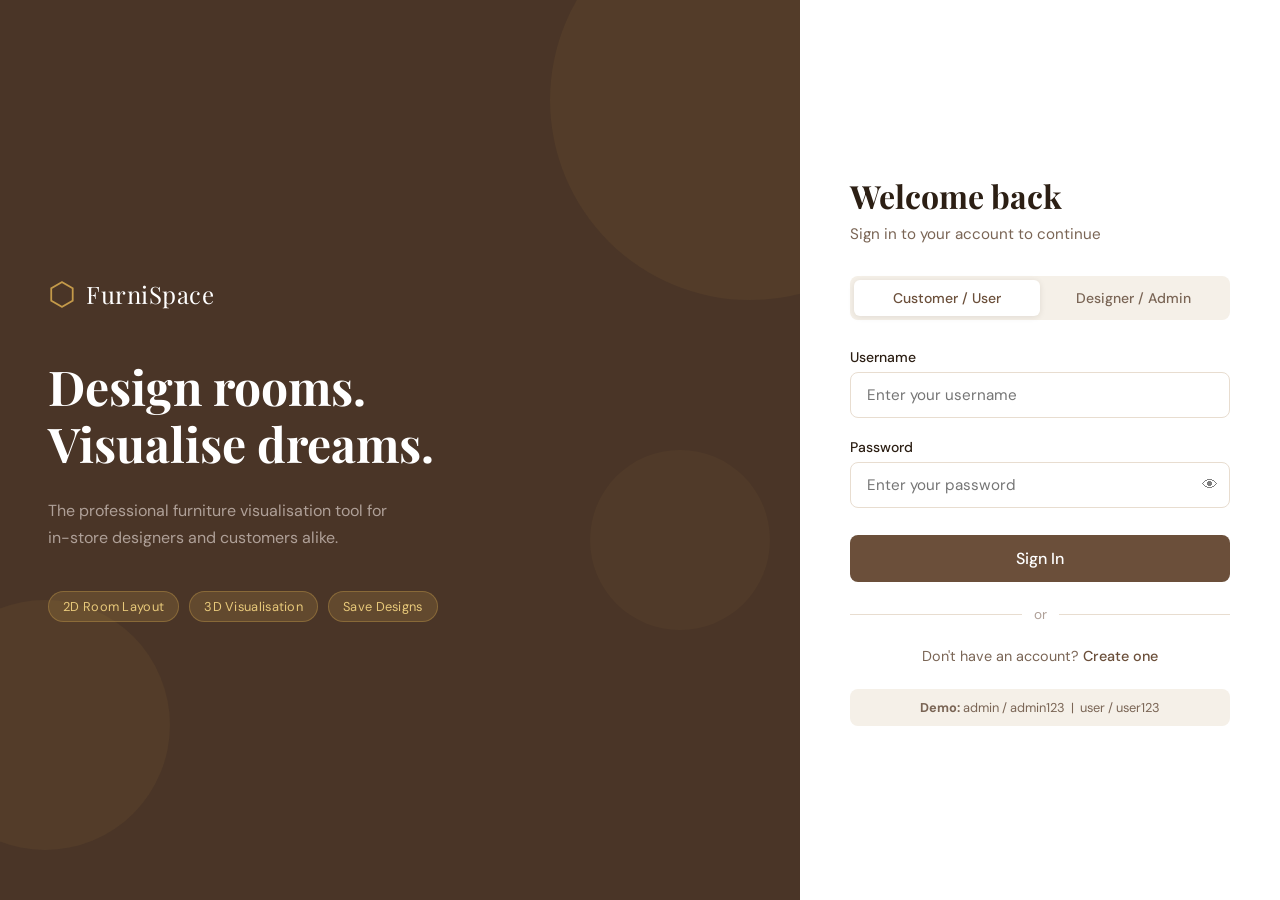
<file: index.html>
<!DOCTYPE html>
<html lang="en">
<head>
  <meta charset="UTF-8" />
  <meta name="viewport" content="width=device-width, initial-scale=1.0"/>
  <title>FurniSpace — Login</title>
  <link rel="preconnect" href="https://fonts.googleapis.com">
  <link href="https://fonts.googleapis.com/css2?family=Playfair+Display:wght@400;700&family=DM+Sans:wght@300;400;500&display=swap" rel="stylesheet">
  <link rel="stylesheet" href="css/style.css"/>
</head>
<body class="auth-page">

  <div class="auth-split">

    <!-- Left Panel: Branding -->
    <div class="auth-brand">
      <div class="brand-content">
        <div class="brand-logo">
          <span class="logo-icon">⬡</span>
          <span class="logo-text">FurniSpace</span>
        </div>
        <h1 class="brand-headline">Design rooms.<br/>Visualise dreams.</h1>
        <p class="brand-sub">The professional furniture visualisation tool for in-store designers and customers alike.</p>
        <div class="brand-features">
          <div class="feature-tag">2D Room Layout</div>
          <div class="feature-tag">3D Visualisation</div>
          <div class="feature-tag">Save Designs</div>
        </div>
      </div>
      <div class="brand-bg-shapes">
        <div class="shape shape-1"></div>
        <div class="shape shape-2"></div>
        <div class="shape shape-3"></div>
      </div>
    </div>

    <!-- Right Panel: Form -->
    <div class="auth-form-panel">
      <div class="auth-form-wrapper">

        <div class="form-header">
          <h2>Welcome back</h2>
          <p>Sign in to your account to continue</p>
        </div>

        <!-- Tab Toggle -->
        <div class="role-tabs">
          <button class="role-tab active" data-role="user" onclick="setRole('user', this)">Customer / User</button>
          <button class="role-tab" data-role="admin" onclick="setRole('admin', this)">Designer / Admin</button>
        </div>

        <div id="login-message" class="form-message hidden"></div>

        <form id="login-form" onsubmit="handleLogin(event)">
          <input type="hidden" id="role-input" value="user"/>

          <div class="form-group">
            <label for="username">Username</label>
            <input type="text" id="username" name="username" placeholder="Enter your username" required autocomplete="username"/>
          </div>

          <div class="form-group">
            <label for="password">Password</label>
            <div class="input-eye">
              <input type="password" id="password" name="password" placeholder="Enter your password" required autocomplete="current-password"/>
              <button type="button" class="eye-btn" onclick="togglePassword()">👁</button>
            </div>
          </div>

          <button type="submit" class="btn-primary" id="login-btn">
            <span class="btn-text">Sign In</span>
            <span class="btn-loader hidden">...</span>
          </button>
        </form>

        <div class="form-divider"><span>or</span></div>

        <p class="switch-link">Don't have an account? <a href="pages/register.html">Create one</a></p>

        <!-- Demo credentials hint -->
        <div class="demo-hint">
          <p><strong>Demo:</strong> admin / admin123 &nbsp;|&nbsp; user / user123</p>
        </div>

      </div>
    </div>

  </div>

  <script src="js/auth.js"></script>
</body>
</html>
</file>
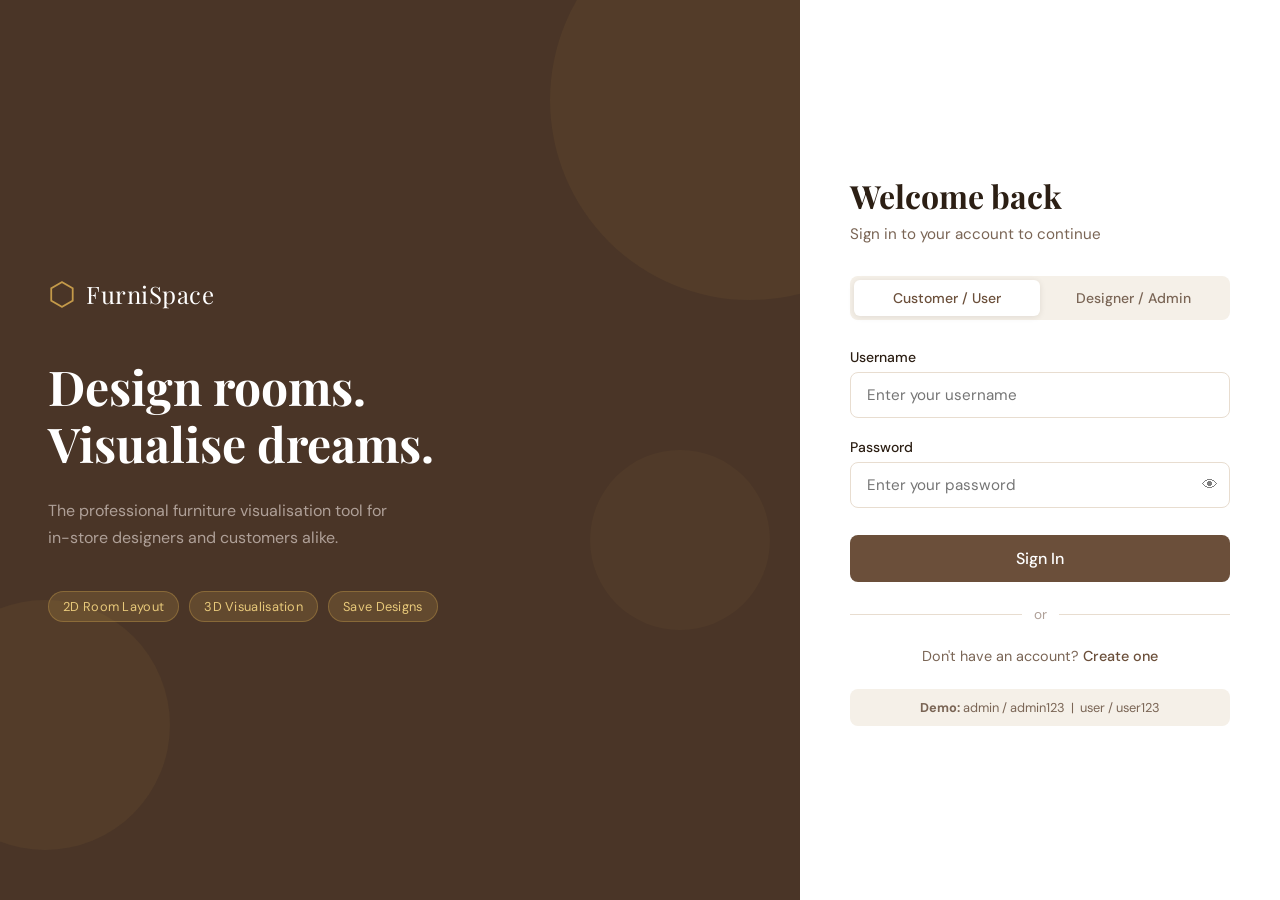
<file: saved-designs.html>
<!DOCTYPE html>
<html lang="en">
<head>
  <meta charset="UTF-8"/>
  <meta name="viewport" content="width=device-width, initial-scale=1.0"/>
  <title>FurniSpace — My Designs</title>
  <link rel="preconnect" href="https://fonts.googleapis.com">
  <link href="https://fonts.googleapis.com/css2?family=Cormorant+Garamond:ital,wght@0,400;0,600;0,700;1,400&family=Outfit:wght@300;400;500;600&display=swap" rel="stylesheet">
  <link rel="stylesheet" href="../css/style.css"/>
  <link rel = "stylesheet" href="../css/designer.css"/>
  <link rel="stylesheet" href="../css/saved-design.css"/>
  <style>
    .filter-bar {
      display: flex;
      gap: 8px;
      flex-wrap: wrap;
      align-items: center;
    }

    .filter-btn {
      padding: 6px 16px;
      border: 1.5px solid var(--warm);
      background: var(--cream);
      border-radius: var(--radius-full);
      cursor: pointer;
      font-size: 0.78rem;
      font-weight: 600;
      color: var(--text-mid);
      transition: all var(--transition);
    }
    .filter-btn:hover  { border-color: var(--cognac); color: var(--cognac); }
    .filter-btn.active { background: var(--cognac); color: white; border-color: var(--cognac); }

    .designs-count {
      font-size: 0.85rem;
      color: var(--text-mid);
      margin-bottom: 1.2rem;
      font-weight: 300;
    }

    .view-toggle-bar {
      display: flex;
      gap: 4px;
      background: var(--cream);
      border-radius: var(--radius-sm);
      padding: 3px;
    }
    .view-btn {
      padding: 6px 12px;
      border: none;
      background: transparent;
      border-radius: 5px;
      cursor: pointer;
      font-size: 0.85rem;
      color: var(--text-mid);
      transition: all var(--transition);
    }
    .view-btn.active {
      background: var(--white);
      color: var(--cognac);
      box-shadow: var(--shadow-sm);
    }

    /* List view */
    .designs-list {
      display: flex;
      flex-direction: column;
      gap: 10px;
    }

    .design-list-item {
      background: var(--white);
      border: 1.5px solid var(--warm);
      border-radius: var(--radius-md);
      padding: 1rem 1.3rem;
      display: flex;
      align-items: center;
      gap: 1rem;
      transition: all var(--transition);
      cursor: pointer;
    }
    .design-list-item:hover {
      border-color: var(--warm-dk);
      box-shadow: var(--shadow-sm);
      transform: translateX(3px);
    }

    .list-preview {
      width: 52px;
      height: 52px;
      border-radius: var(--radius-sm);
      background: var(--cream);
      display: flex;
      align-items: center;
      justify-content: center;
      font-size: 1.8rem;
      flex-shrink: 0;
      border: 1px solid var(--warm);
    }

    .list-info { flex: 1; }
    .list-info h3 { font-size: 0.95rem; font-weight: 600; margin-bottom: 2px; }
    .list-info p  { font-size: 0.78rem; color: var(--text-lt); }

    .list-actions { display: flex; gap: 7px; }

    /* New design CTA banner */
    .new-design-banner {
      background: linear-gradient(135deg, var(--cognac-dk), var(--cognac));
      border-radius: var(--radius-lg);
      padding: 2rem;
      display: flex;
      align-items: center;
      justify-content: space-between;
      margin-bottom: 2rem;
      position: relative;
      overflow: hidden;
    }
    .new-design-banner::before {
      content: '⬡';
      position: absolute;
      right: 2rem;
      font-size: 8rem;
      color: rgba(255,255,255,0.05);
      line-height: 1;
      top: 50%;
      transform: translateY(-50%);
    }

    .banner-text h2 {
      font-family: 'Cormorant Garamond', serif;
      font-size: 1.7rem;
      color: var(--white);
      font-weight: 700;
      margin-bottom: 0.3rem;
    }
    .banner-text p {
      color: rgba(255,255,255,0.6);
      font-size: 0.9rem;
      font-weight: 300;
    }

    .banner-btn {
      background: var(--gold);
      color: var(--white);
      border: none;
      padding: 12px 24px;
      border-radius: var(--radius-sm);
      font-size: 0.95rem;
      font-weight: 600;
      cursor: pointer;
      text-decoration: none;
      display: inline-block;
      white-space: nowrap;
      transition: all var(--transition);
      position: relative;
      z-index: 1;
    }
    .banner-btn:hover {
      background: var(--gold-lt);
      transform: translateY(-2px);
      box-shadow: 0 4px 16px rgba(200,151,60,0.4);
    }
  </style>
</head>
<body class="saved-page">

  <!-- Top Nav -->
  <nav class="top-nav">
    <a href="dashboard.html" class="nav-logo">
      <span class="logo-icon">⬡</span>
      FurniSpace
    </a>
    <div class="nav-right">
      <div class="nav-user">
        <div class="user-avatar" id="nav-avatar">U</div>
        <div>
          <div style="font-weight:500;font-size:0.9rem;" id="nav-username">User</div>
          <div class="nav-role-badge" id="nav-role">Customer</div>
        </div>
      </div>
      <button class="btn-logout" onclick="logout()">Sign Out</button>
    </div>
  </nav>

  <!-- Header -->
  <div class="saved-header">
    <h1>My Designs</h1>
    <div class="saved-controls">
      <input type="text" class="search-box" id="search-input"
             placeholder="Search designs..."
             oninput="filterDesigns(this.value)"/>
      <div class="view-toggle-bar">
        <button class="view-btn active" id="grid-view-btn"
                onclick="setView('grid', this)">⊞ Grid</button>
        <button class="view-btn" id="list-view-btn"
                onclick="setView('list', this)">≡ List</button>
      </div>
      <a href="designer.html" class="btn-save" style="text-decoration:none;white-space:nowrap;">
        + New Design
      </a>
    </div>
  </div>

  <div class="saved-content">

    <!-- Banner -->
    <div class="new-design-banner anim-fade-up">
      <div class="banner-text">
        <h2>Create something new</h2>
        <p>Start with a blank room or duplicate an existing design</p>
      </div>
      <a href="designer.html" class="banner-btn">Start Designing →</a>
    </div>

    <!-- Filter bar -->
    <div class="filter-bar" style="margin-bottom:1.2rem;" id="filter-bar">
      <button class="filter-btn active" onclick="filterByShape('All', this)">All</button>
      <button class="filter-btn" onclick="filterByShape('Rectangle', this)">Rectangle</button>
      <button class="filter-btn" onclick="filterByShape('Square', this)">Square</button>
      <button class="filter-btn" onclick="filterByShape('L-Shape', this)">L-Shape</button>
    </div>

    <p class="designs-count" id="designs-count">Loading designs...</p>

    <!-- Designs container -->
    <div id="designs-container" class="designs-grid stagger">
      <!-- Loaded by JS -->
    </div>

  </div>

  <script src="../js/auth.js"></script>
  <script src="../js/savedesign.js"></script>
  <script src="../js/ui.js"></script>
  <script>
    // Auth guard
    const user = requireAuth();
    if (user) populateNavUser();

    let allDesigns   = [];
    let currentView  = 'grid';
    let searchQuery  = '';
    let shapeFilter  = 'All';

    function loadAllDesigns() {
      allDesigns = getSavedDesigns().reverse(); // newest first
      renderDesigns();
    }

    function renderDesigns() {
      const container = document.getElementById('designs-container');
      let filtered    = allDesigns;

      if (searchQuery) {
        filtered = filtered.filter(d =>
          d.name.toLowerCase().includes(searchQuery.toLowerCase())
        );
      }
      if (shapeFilter !== 'All') {
        filtered = filtered.filter(d => d.roomShape === shapeFilter);
      }

      document.getElementById('designs-count').textContent =
        `${filtered.length} design${filtered.length !== 1 ? 's' : ''}`;

      if (!filtered.length) {
        container.innerHTML = `
          <div class="empty-state">
            <span class="empty-icon">🎨</span>
            <p>${searchQuery || shapeFilter !== 'All' ? 'No designs match your filter.' : 'No saved designs yet.'}</p>
            <a href="designer.html" class="btn-primary"
               style="display:inline-block;width:auto;padding:12px 28px;text-decoration:none;">
              Create First Design
            </a>
          </div>`;
        return;
      }

      if (currentView === 'grid') {
        container.className = 'designs-grid stagger';
        container.innerHTML = filtered.map(d => buildGridCard(d)).join('');
      } else {
        container.className = 'designs-list stagger';
        container.innerHTML = filtered.map(d => buildListItem(d)).join('');
      }
    }

    function buildGridCard(d) {
      return `
        <div class="design-card anim-fade-up">
          <div class="design-card-preview">${d.emoji || '🛋️'}</div>
          <div class="design-card-body">
            <h3>${escHtml(d.name)}</h3>
            <p class="design-card-meta">${d.roomShape || 'Rectangle'} · ${d.date || 'Recently'} · ${(d.furniture||[]).length} items</p>
            <div class="design-card-actions">
              <a href="designer.html?id=${d.id}" class="btn-sm">✏️ Edit</a>
              <a href="room3d.html" onclick="loadFor3D('${d.id}')" class="btn-sm">👁 3D</a>
              <button class="btn-sm danger" onclick="deleteById('${d.id}')">🗑</button>
            </div>
          </div>
        </div>`;
    }

    function buildListItem(d) {
      return `
        <div class="design-list-item anim-fade-up">
          <div class="list-preview">${d.emoji || '🛋️'}</div>
          <div class="list-info">
            <h3>${escHtml(d.name)}</h3>
            <p>${d.roomShape || 'Rectangle'} · ${d.date || 'Recently'} · ${(d.furniture||[]).length} items</p>
          </div>
          <div class="list-actions">
            <a href="designer.html?id=${d.id}" class="btn-sm">✏️ Edit</a>
            <button class="btn-sm danger" onclick="deleteById('${d.id}')">🗑</button>
          </div>
        </div>`;
    }

    function filterDesigns(query) {
      searchQuery = query;
      renderDesigns();
    }

    function filterByShape(shape, btn) {
      shapeFilter = shape;
      document.querySelectorAll('.filter-btn')
        .forEach(b => b.classList.remove('active'));
      btn.classList.add('active');
      renderDesigns();
    }

    function setView(view, btn) {
      currentView = view;
      document.querySelectorAll('.view-btn')
        .forEach(b => b.classList.remove('active'));
      btn.classList.add('active');
      renderDesigns();
    }

    function deleteById(id) {
      confirmAction('Are you sure you want to delete this design? This cannot be undone.', () => {
        deleteDesign(id);
        allDesigns = allDesigns.filter(d => d.id !== id);
        renderDesigns();
        toastSuccess('Design deleted');
      }, true);
    }

    function loadFor3D(id) {
      const d = getDesignById(id);
      if (d) {
        sessionStorage.setItem('furni_2d_data', JSON.stringify({
          roomConfig:     d.roomConfig || {},
          furnitureItems: d.furniture  || []
        }));
      }
    }

    function escHtml(text) {
      const d = document.createElement('div');
      d.textContent = text;
      return d.innerHTML;
    }

    loadAllDesigns();


    
  </script>
</body>
</html>
</file>
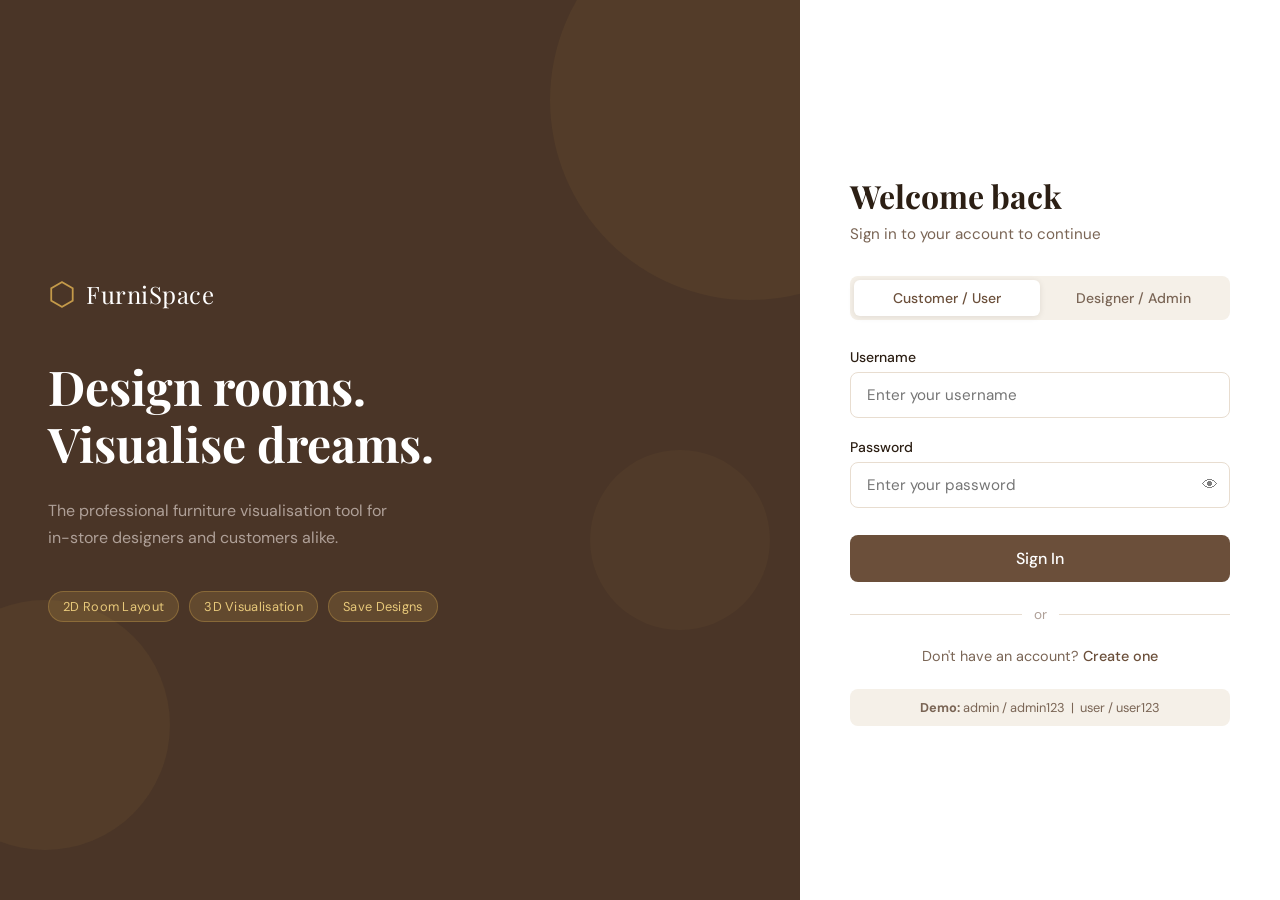
<file: pages/dashboard.html>
<!DOCTYPE html>
<html lang="en">
<head>
  <meta charset="UTF-8"/>
  <meta name="viewport" content="width=device-width, initial-scale=1.0"/>
  <title>FurniSpace — Dashboard</title>
  <link rel="preconnect" href="https://fonts.googleapis.com">
<link href="https://fonts.googleapis.com/css2?family=Cormorant+Garamond:ital,wght@0,400;0,600;0,700;1,400&family=Outfit:wght@300;400;500;600&display=swap" rel="stylesheet">
  <link rel="stylesheet" href="../css/style.css"/>
</head>
<body class="dashboard-page">

  <!-- Top Nav -->
  <nav class="top-nav">
    <a href="dashboard.html" class="nav-logo">
      <span class="logo-icon">⬡</span>
      FurniSpace
    </a>
    <div class="nav-right">
      <div class="nav-user">
        <div class="user-avatar" id="nav-avatar">U</div>
        <div>
          <div style="font-weight:500;font-size:0.9rem;" id="nav-username">User</div>
          <div class="nav-role-badge" id="nav-role">Customer</div>
        </div>
      </div>
      <button class="btn-logout" onclick="logout()">Sign Out</button>
    </div>
  </nav>

  <!-- Dashboard Content -->
  <main class="dashboard-content">

    <div class="dashboard-welcome">
      <h1>Good day, <span id="welcome-name">there</span> 👋</h1>
      <p>What would you like to design today?</p>
    </div>

    <!-- Quick Actions -->
    <div class="quick-actions">
      <a href="designer.html?new=true" class="action-card" id="admin-only-card" style="display: none;">
        <div class="action-card-icon">🛋️</div>
        <h3>New Design</h3>
        <p>Start a fresh room layout from scratch</p>
      </a>
      <a href="saved-designs.html" class="action-card">
        <div class="action-card-icon">📐</div>
        <h3>My Designs</h3>
        <p>View and continue your saved designs</p>
      </a>
      <a href="designer.html?mode=3d" class="action-card">
        <div class="action-card-icon">🏠</div>
        <h3>3D Preview</h3>
        <p>Jump straight into 3D room visualisation</p>
      </a>
      <a href="#" class="action-card" id="admin-only-card" style="display:none;">
        <div class="action-card-icon">⚙️</div>
        <h3>Admin Panel</h3>
        <p>Manage users and furniture catalogue</p>
      </a>
    </div>

    <!-- Recent Designs -->
    <div class="section-header">
      <h2>Recent Designs</h2>
      <a href="saved-designs.html" style="font-size:0.9rem;color:var(--brown);text-decoration:none;">View all →</a>
    </div>

    <div class="designs-grid" id="designs-grid">
      <!-- Loaded dynamically -->
    </div>

  </main>

  <script src="../js/auth.js"></script>
  <script src="../js/savedesign.js"></script>
  <script>
    // Auth guard
    const user = requireAuth();
    if (user) {
      populateNavUser();
      document.getElementById('welcome-name').textContent = user.name || user.username;

      // Show admin card if admin
      if (user.role === 'admin') {
        document.getElementById('admin-only-card').style.display = 'block';
      }

      // Load recent designs
      loadRecentDesigns();
    }

    function loadRecentDesigns() {
      const grid = document.getElementById('designs-grid');
      const designs = getSavedDesigns();

      if (designs.length === 0) {
        grid.innerHTML = `
          <div class="empty-state">
            <div class="empty-icon">🎨</div>
            <p>No designs yet. Create your first room design!</p>
            <a href="designer.html" class="btn-primary" style="display:inline-block;width:auto;padding:12px 28px;text-decoration:none;">
              Start Designing
            </a>
          </div>`;
        return;
      }

      const recent = designs.slice(-6).reverse();
      grid.innerHTML = recent.map(d => `
        <div class="design-card">
          <div class="design-card-preview">${d.emoji || '🛋️'}</div>
          <div class="design-card-body">
            <h3>${escapeHtml(d.name)}</h3>
            <p class="design-card-meta">${d.roomShape || 'Rectangle'} · ${d.date || 'Recently'}</p>
            <div class="design-card-actions">
              <a href="designer.html?id=${d.id}" class="btn-sm">✏️ Edit</a>
              <button class="btn-sm danger" onclick="deleteDesignById('${d.id}')">🗑 Delete</button>
            </div>
          </div>
        </div>
      `).join('');
    }

    function deleteDesignById(id) {
      if (confirm('Delete this design?')) {
        deleteDesign(id);
        loadRecentDesigns();
      }
    }

    function escapeHtml(text) {
      const d = document.createElement('div');
      d.textContent = text;
      return d.innerHTML;
    }
  </script>
  <script src="../js/ui.js"></script>
</body>
</html>
</file>
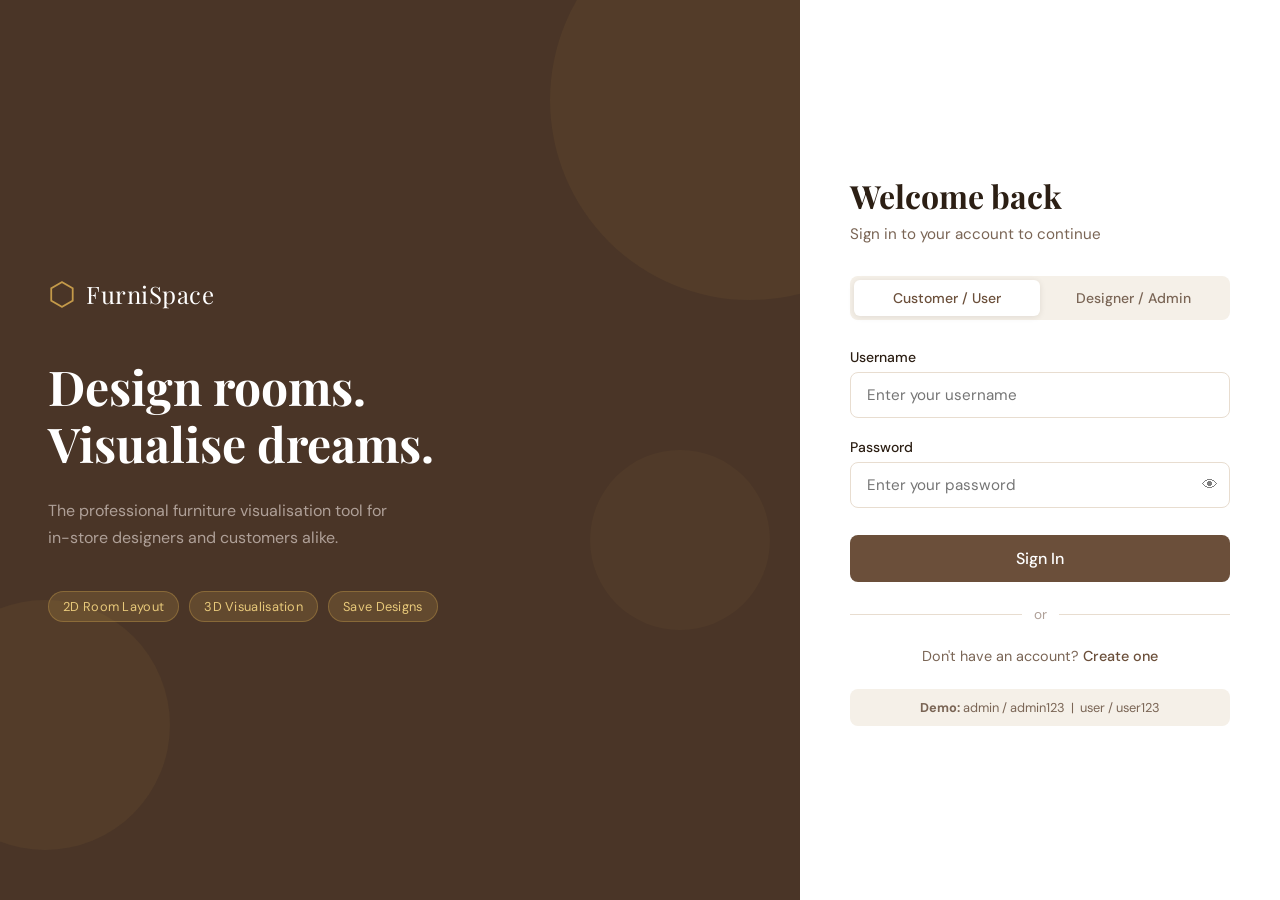
<file: pages/designer.html>
<!DOCTYPE html>
<html lang="en">
<head>
  <meta charset="UTF-8"/>
  <meta name="viewport" content="width=device-width, initial-scale=1.0"/>
  <title>FurniSpace — Room Designer</title>
  <link rel="preconnect" href="https://fonts.googleapis.com">
<link href="https://fonts.googleapis.com/css2?family=Cormorant+Garamond:ital,wght@0,400;0,600;0,700;1,400&family=Outfit:wght@300;400;500;600&display=swap" rel="stylesheet">
  <link rel="stylesheet" href="../css/style.css"/>
  <link rel="stylesheet" href="../css/designer.css"/>
</head>
<body class="designer-page">

  <!-- Top Nav -->
  <nav class="top-nav">
    <a href="dashboard.html" class="nav-logo">
      <span class="logo-icon">⬡</span>
      FurniSpace
    </a>
    <div class="nav-center">
      <button class="view-toggle active" id="btn-2d" onclick="switchView('2d')">2D View</button>
      <button class="view-toggle" id="btn-3d" onclick="switchView('3d')">3D View</button>
    </div>
    <div class="nav-right">
      <button class="btn-save" onclick="saveCurrentDesign()">💾 Save</button>
      <div class="nav-user">
        <div class="user-avatar" id="nav-avatar">U</div>
        <span id="nav-username">User</span>
      </div>
      <button class="btn-logout" onclick="logout()">Sign Out</button>
    </div>
  </nav>

  <div class="designer-layout">

    <!-- Left Sidebar: Room Settings + Furniture Palette -->
    <aside class="left-panel">

      <div class="panel-section">
        <h3 class="panel-title">🏠 Room Setup</h3>

        <div class="form-group">
          <label>Room Shape</label>
          <select id="room-shape" onchange="updateRoom()">
            <option value="rectangle">Rectangle</option>
            <option value="square">Square</option>
            <option value="lshape">L-Shape</option>
          </select>
        </div>

        <div class="form-row-2">
          <div class="form-group">
            <label>Width (m)</label>
            <input type="number" id="room-width" value="5" min="2" max="15" onchange="updateRoom()"/>
          </div>
          <div class="form-group">
            <label>Height (m)</label>
            <input type="number" id="room-height" value="4" min="2" max="15" onchange="updateRoom()"/>
          </div>
        </div>

        <div class="form-group">
          <label>Wall Colour</label>
          <div class="color-row">
            <input type="color" id="wall-color" value="#F5F0E8" onchange="updateRoom()"/>
            <span id="wall-color-label">#F5F0E8</span>
          </div>
        </div>

        <div class="form-group">
          <label>Floor Colour</label>
          <div class="color-row">
            <input type="color" id="floor-color" value="#D4A96A" onchange="updateRoom()"/>
            <span id="floor-color-label">#D4A96A</span>
          </div>
        </div>
      </div>

      <div class="panel-section">
        <h3 class="panel-title">🛋️ Furniture</h3>
        <p class="panel-hint">Click to add to room</p>

        <div class="furniture-palette" id="furniture-palette">
          <!-- Populated by JS -->
        </div>
      </div>

      <div class="panel-section">
        <h3 class="panel-title">🎨 Selected Item</h3>
        <div id="selected-panel" class="selected-empty">
          <p>Click a furniture item in the room to edit it</p>
        </div>
      </div>

    </aside>

    <!-- Main Canvas Area -->
    <main class="canvas-area">

        <div class="canvas-toolbar">
            <button class="tool-btn active" id="tool-select" onclick="setTool('select')">↖ Select</button>
            <button class="tool-btn" id="tool-move"   onclick="setTool('move')">✥ Move</button>
            <button class="tool-btn" id="tool-rotate" onclick="setTool('rotate')">↻ Rotate</button>
            <button class="tool-btn" id="tool-delete" onclick="setTool('delete')">🗑 Delete</button>
            <div class="toolbar-sep"></div>
            <button class="tool-btn" id="undo-btn" onclick="undo()" disabled>↩ Undo</button>
            <button class="tool-btn" id="redo-btn" onclick="redo()" disabled>↪ Redo</button>
            <div class="toolbar-sep"></div>
            <button class="tool-btn active" id="snap-btn" onclick="toggleSnap()">⊞ Snap: ON</button>
            <button class="tool-btn" onclick="clearAll()">✕ Clear</button>
            <div class="toolbar-sep"></div>
            <button class="tool-btn" onclick="zoomIn()">🔍+</button>
            <button class="tool-btn" onclick="zoomOut()">🔍−</button>
            <button class="tool-btn" onclick="resetZoom()">⊙ Reset</button>
            <span class="zoom-label" id="zoom-label">100%</span>
        </div>

        <div class="canvas-wrapper" id="canvas-wrapper">
            <canvas id="room-canvas"></canvas>
        </div>

      <div class="canvas-statusbar">
        <span id="status-text">Ready — Click furniture to add it to the room</span>
        <span id="item-count">Items: 0</span>
      </div>

    </main>

    <!-- Right Panel: Design Info -->
    <aside class="right-panel">

      <div class="panel-section">
        <h3 class="panel-title">📋 Design Info</h3>
        <div class="form-group">
          <label>Design Name</label>
          <input type="text" id="design-name" value="My Room Design" placeholder="Enter design name"/>
        </div>
        <div class="info-row"><span>Shape:</span><span id="info-shape">Rectangle</span></div>
        <div class="info-row"><span>Size:</span><span id="info-size">5m × 4m</span></div>
        <div class="info-row"><span>Items:</span><span id="info-items">0</span></div>
      </div>

      <div class="panel-section">
        <h3 class="panel-title">📐 Scale</h3>
        <div class="form-group">
          <label>Zoom Level</label>
          <input type="range" id="scale-slider" min="50" max="200" value="100"
                 oninput="setZoomFromSlider(this.value)"/>
          <span id="scale-value">100%</span>
        </div>
      </div>

      <div class="panel-section">
        <h3 class="panel-title">🪑 Room Items</h3>
        <div id="items-list" class="items-list">
          <p class="panel-hint">No items added yet</p>
        </div>
      </div>

      <div class="panel-section">
        <button class="btn-primary" onclick="saveCurrentDesign()" style="width:100%">💾 Save Design</button>
        <button class="btn-secondary" onclick="window.location.href='dashboard.html'" 
                style="width:100%;margin-top:8px;">← Back to Dashboard</button>
      </div>

    </aside>

  </div>

  

  <script src="../js/auth.js"></script>
  <script src="../js/savedesign.js"></script>
  <script src="../js/room2d.js"></script>
  <script src="../js/control.js"></script>
  <script src="../js/colorpicker.js"></script>
  
  <script>
    // Auth guard
    const user = requireAuth();
    if (user) populateNavUser();

    // Check if loading existing design
    const params   = new URLSearchParams(window.location.search);
    const designId = params.get('id');
    if (designId) loadDesignIntoCanvas(designId);
  </script>
</body>
</html>
</file>
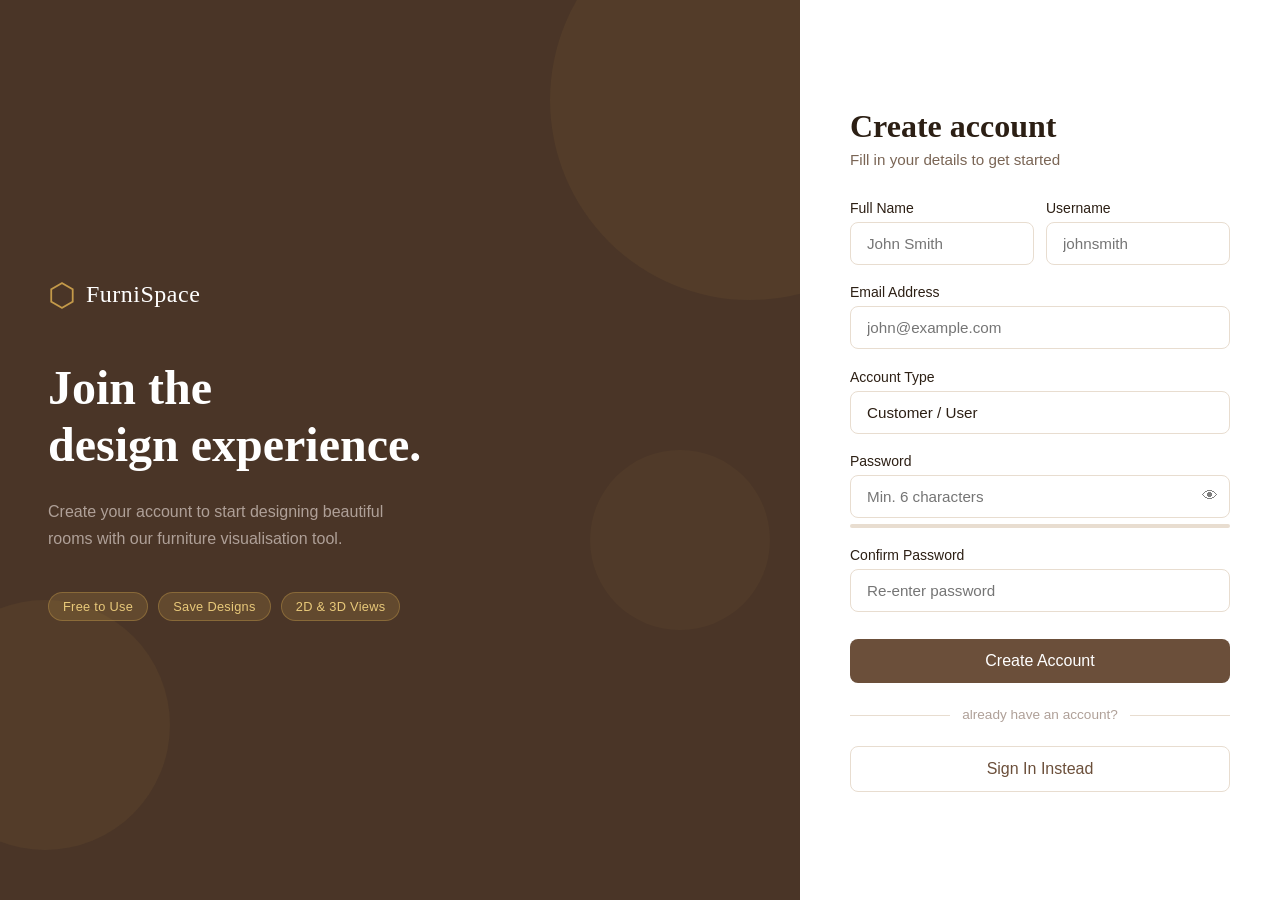
<file: pages/register.html>
<!DOCTYPE html>
<html lang="en">
<head>
  <meta charset="UTF-8"/>
  <meta name="viewport" content="width=device-width, initial-scale=1.0"/>
  <title>FurniSpace — Register</title>
  <link rel="preconnect" href="https://fonts.googleapis.com">
<link href="https://fonts.googleapis.com/css2?family=Cormorant+Garamond:ital,wght@0,400;0,600;0,700;1,400&family=Outfit:wght@300;400;500;600&display=swap" rel="stylesheet">
  <link rel="stylesheet" href="../css/style.css"/>
</head>
<body class="auth-page">

  <div class="auth-split">

    <!-- Left Panel -->
    <div class="auth-brand">
      <div class="brand-content">
        <div class="brand-logo">
          <span class="logo-icon">⬡</span>
          <span class="logo-text">FurniSpace</span>
        </div>
        <h1 class="brand-headline">Join the<br/>design experience.</h1>
        <p class="brand-sub">Create your account to start designing beautiful rooms with our furniture visualisation tool.</p>
        <div class="brand-features">
          <div class="feature-tag">Free to Use</div>
          <div class="feature-tag">Save Designs</div>
          <div class="feature-tag">2D &amp; 3D Views</div>
        </div>
      </div>
      <div class="brand-bg-shapes">
        <div class="shape shape-1"></div>
        <div class="shape shape-2"></div>
        <div class="shape shape-3"></div>
      </div>
    </div>

    <!-- Right Panel -->
    <div class="auth-form-panel">
      <div class="auth-form-wrapper">

        <div class="form-header">
          <h2>Create account</h2>
          <p>Fill in your details to get started</p>
        </div>

        <div id="register-message" class="form-message hidden"></div>

        <form id="register-form" onsubmit="handleRegister(event)">

          <div class="form-row">
            <div class="form-group">
              <label for="fullname">Full Name</label>
              <input type="text" id="fullname" placeholder="John Smith" required/>
            </div>
            <div class="form-group">
              <label for="reg-username">Username</label>
              <input type="text" id="reg-username" placeholder="johnsmith" required/>
            </div>
          </div>

          <div class="form-group">
            <label for="email">Email Address</label>
            <input type="email" id="email" placeholder="john@example.com" required/>
          </div>

          <div class="form-group">
            <label for="reg-role">Account Type</label>
            <select id="reg-role" style="width:100%;padding:12px 16px;border:1.5px solid var(--warm);border-radius:8px;font-family:'DM Sans',sans-serif;font-size:0.95rem;color:var(--text);background:var(--white);outline:none;appearance:none;cursor:pointer;">
              <option value="user">Customer / User</option>
              <option value="admin">Designer / Admin</option>
            </select>
          </div>

          <div class="form-group">
            <label for="reg-password">Password</label>
            <div class="input-eye">
              <input type="password" id="reg-password" placeholder="Min. 6 characters" required
                     oninput="checkPasswordStrength(this.value)"/>
              <button type="button" class="eye-btn" onclick="toggleRegPassword()">👁</button>
            </div>
            <div class="password-strength">
              <div class="strength-bar"><div class="strength-fill" id="strength-fill"></div></div>
              <span class="strength-label" id="strength-label"></span>
            </div>
          </div>

          <div class="form-group">
            <label for="confirm-password">Confirm Password</label>
            <input type="password" id="confirm-password" placeholder="Re-enter password" required/>
          </div>

          <button type="submit" class="btn-primary" id="register-btn">Create Account</button>
        </form>

        <div class="form-divider"><span>already have an account?</span></div>

        <a href="../index.html" class="btn-secondary" style="display:block;text-align:center;text-decoration:none;padding:13px;border-radius:8px;">
          Sign In Instead
        </a>

      </div>
    </div>

  </div>

  <script src="../js/auth.js"></script>
  <script>
    function toggleRegPassword() {
      const input = document.getElementById('reg-password');
      input.type = input.type === 'password' ? 'text' : 'password';
    }
  </script>
</body>
</html>
</file>
<file: css/style.css>
/* ===========================
   FurniSpace — Global Styles
   =========================== */

*, *::before, *::after { box-sizing: border-box; margin: 0; padding: 0; }

:root {
  --cream:    #F5F0E8;
  --warm:     #E8DDD0;
  --brown:    #6B4F3A;
  --brown-dk: #4A3527;
  --gold:     #C49A4A;
  --gold-lt:  #E8C97A;
  --text:     #2C1F14;
  --text-mid: #7A6555;
  --text-lt:  #AFA098;
  --white:    #FFFFFF;
  --error:    #C0392B;
  --success:  #27AE60;
  --shadow:   0 4px 24px rgba(44,31,20,0.12);
  --radius:   12px;
  --radius-sm:8px;
}

html, body { height: 100%; font-family: 'DM Sans', sans-serif; color: var(--text); }

/* ===========================
   AUTH PAGE LAYOUT
   =========================== */
.auth-page { background: var(--cream); }

.auth-split {
  display: flex;
  min-height: 100vh;
}

/* --- Left Brand Panel --- */
.auth-brand {
  flex: 1;
  background: var(--brown-dk);
  position: relative;
  overflow: hidden;
  display: flex;
  align-items: center;
  padding: 3rem;
  min-width: 420px;
}

.brand-content { position: relative; z-index: 2; }

.brand-logo {
  display: flex;
  align-items: center;
  gap: 10px;
  margin-bottom: 3rem;
}

.logo-icon {
  font-size: 2rem;
  color: var(--gold);
  line-height: 1;
}

.logo-text {
  font-family: 'Playfair Display', serif;
  font-size: 1.5rem;
  color: var(--white);
  letter-spacing: 0.5px;
}

.brand-headline {
  font-family: 'Playfair Display', serif;
  font-size: 3rem;
  line-height: 1.2;
  color: var(--white);
  margin-bottom: 1.5rem;
}

.brand-sub {
  font-size: 1rem;
  color: var(--text-lt);
  line-height: 1.7;
  max-width: 340px;
  margin-bottom: 2.5rem;
}

.brand-features {
  display: flex;
  flex-wrap: wrap;
  gap: 10px;
}

.feature-tag {
  background: rgba(196,154,74,0.2);
  border: 1px solid rgba(196,154,74,0.4);
  color: var(--gold-lt);
  font-size: 0.8rem;
  padding: 6px 14px;
  border-radius: 20px;
  letter-spacing: 0.3px;
}

/* Decorative shapes */
.brand-bg-shapes { position: absolute; inset: 0; z-index: 1; }

.shape {
  position: absolute;
  border-radius: 50%;
  opacity: 0.07;
  background: var(--gold);
}
.shape-1 { width: 400px; height: 400px; top: -100px; right: -150px; }
.shape-2 { width: 250px; height: 250px; bottom: 50px; left: -80px; }
.shape-3 { width: 180px; height: 180px; top: 50%; right: 30px; opacity: 0.05; }

/* --- Right Form Panel --- */
.auth-form-panel {
  flex: 0 0 480px;
  background: var(--white);
  display: flex;
  align-items: center;
  justify-content: center;
  padding: 2.5rem;
}

.auth-form-wrapper { width: 100%; max-width: 380px; }

.form-header { margin-bottom: 2rem; }
.form-header h2 {
  font-family: 'Playfair Display', serif;
  font-size: 2rem;
  color: var(--text);
  margin-bottom: 0.4rem;
}
.form-header p { color: var(--text-mid); font-size: 0.95rem; }

/* Role tabs */
.role-tabs {
  display: flex;
  background: var(--cream);
  border-radius: var(--radius-sm);
  padding: 4px;
  margin-bottom: 1.8rem;
}

.role-tab {
  flex: 1;
  border: none;
  background: transparent;
  padding: 9px 12px;
  border-radius: 6px;
  cursor: pointer;
  font-family: 'DM Sans', sans-serif;
  font-size: 0.875rem;
  font-weight: 500;
  color: var(--text-mid);
  transition: all 0.2s;
}

.role-tab.active {
  background: var(--white);
  color: var(--brown);
  box-shadow: 0 1px 6px rgba(44,31,20,0.1);
}

/* Form elements */
.form-group { margin-bottom: 1.2rem; }

.form-group label {
  display: block;
  font-size: 0.875rem;
  font-weight: 500;
  color: var(--text);
  margin-bottom: 6px;
}

.form-group input {
  width: 100%;
  padding: 12px 16px;
  border: 1.5px solid var(--warm);
  border-radius: var(--radius-sm);
  font-family: 'DM Sans', sans-serif;
  font-size: 0.95rem;
  color: var(--text);
  background: var(--white);
  transition: border-color 0.2s, box-shadow 0.2s;
  outline: none;
}

.form-group input:focus {
  border-color: var(--gold);
  box-shadow: 0 0 0 3px rgba(196,154,74,0.15);
}

.input-eye { position: relative; }
.input-eye input { padding-right: 44px; }
.eye-btn {
  position: absolute;
  right: 12px;
  top: 50%;
  transform: translateY(-50%);
  background: none;
  border: none;
  cursor: pointer;
  font-size: 1rem;
  opacity: 0.5;
  transition: opacity 0.2s;
}
.eye-btn:hover { opacity: 1; }

/* Buttons */
.btn-primary {
  width: 100%;
  padding: 13px;
  background: var(--brown);
  color: var(--white);
  border: none;
  border-radius: var(--radius-sm);
  font-family: 'DM Sans', sans-serif;
  font-size: 1rem;
  font-weight: 500;
  cursor: pointer;
  transition: background 0.2s, transform 0.1s;
  margin-top: 0.5rem;
}
.btn-primary:hover { background: var(--brown-dk); }
.btn-primary:active { transform: scale(0.99); }

.btn-secondary {
  width: 100%;
  padding: 13px;
  background: transparent;
  color: var(--brown);
  border: 1.5px solid var(--warm);
  border-radius: var(--radius-sm);
  font-family: 'DM Sans', sans-serif;
  font-size: 1rem;
  font-weight: 500;
  cursor: pointer;
  transition: all 0.2s;
  margin-top: 0.5rem;
}
.btn-secondary:hover { border-color: var(--brown); background: var(--cream); }

/* Divider */
.form-divider {
  text-align: center;
  position: relative;
  margin: 1.5rem 0;
  color: var(--text-lt);
  font-size: 0.85rem;
}
.form-divider::before {
  content: '';
  position: absolute;
  top: 50%; left: 0; right: 0;
  height: 1px;
  background: var(--warm);
}
.form-divider span {
  position: relative;
  background: var(--white);
  padding: 0 12px;
}

/* Switch link */
.switch-link {
  text-align: center;
  font-size: 0.9rem;
  color: var(--text-mid);
}
.switch-link a {
  color: var(--brown);
  font-weight: 500;
  text-decoration: none;
}
.switch-link a:hover { text-decoration: underline; }

/* Messages */
.form-message {
  padding: 12px 16px;
  border-radius: var(--radius-sm);
  font-size: 0.9rem;
  margin-bottom: 1.2rem;
  font-weight: 500;
}
.form-message.error   { background: #FEF0EE; color: var(--error); border: 1px solid #FADBD8; }
.form-message.success { background: #EAFAF1; color: var(--success); border: 1px solid #A9DFBF; }

/* Demo hint */
.demo-hint {
  margin-top: 1.5rem;
  padding: 10px 14px;
  background: var(--cream);
  border-radius: var(--radius-sm);
  text-align: center;
  font-size: 0.8rem;
  color: var(--text-mid);
}

/* Utilities */
.hidden { display: none !important; }

/* ===========================
   REGISTER PAGE EXTRAS
   =========================== */
.form-row {
  display: grid;
  grid-template-columns: 1fr 1fr;
  gap: 12px;
}

.password-strength {
  margin-top: 6px;
}
.strength-bar {
  height: 4px;
  border-radius: 2px;
  background: var(--warm);
  overflow: hidden;
  margin-bottom: 4px;
}
.strength-fill {
  height: 100%;
  border-radius: 2px;
  transition: width 0.3s, background 0.3s;
  width: 0%;
}
.strength-label { font-size: 0.75rem; color: var(--text-mid); }

/* ===========================
   DASHBOARD
   =========================== */
.dashboard-page { background: var(--cream); min-height: 100vh; }

.top-nav {
  background: var(--white);
  border-bottom: 1px solid var(--warm);
  padding: 0 2rem;
  height: 64px;
  display: flex;
  align-items: center;
  justify-content: space-between;
  position: sticky;
  top: 0;
  z-index: 100;
  box-shadow: 0 1px 8px rgba(44,31,20,0.06);
}

.nav-logo {
  display: flex;
  align-items: center;
  gap: 8px;
  font-family: 'Playfair Display', serif;
  font-size: 1.3rem;
  color: var(--text);
  text-decoration: none;
}
.nav-logo .logo-icon { font-size: 1.4rem; color: var(--gold); }

.nav-right { display: flex; align-items: center; gap: 1rem; }

.nav-user {
  display: flex;
  align-items: center;
  gap: 8px;
  font-size: 0.9rem;
  color: var(--text-mid);
}

.user-avatar {
  width: 34px;
  height: 34px;
  border-radius: 50%;
  background: var(--brown);
  color: var(--white);
  display: flex;
  align-items: center;
  justify-content: center;
  font-size: 0.85rem;
  font-weight: 600;
}

.nav-role-badge {
  background: var(--cream);
  color: var(--brown);
  font-size: 0.75rem;
  font-weight: 600;
  padding: 3px 10px;
  border-radius: 12px;
  border: 1px solid var(--warm);
  text-transform: uppercase;
  letter-spacing: 0.5px;
}

.btn-logout {
  background: transparent;
  border: 1.5px solid var(--warm);
  color: var(--text-mid);
  padding: 7px 16px;
  border-radius: var(--radius-sm);
  cursor: pointer;
  font-family: 'DM Sans', sans-serif;
  font-size: 0.875rem;
  transition: all 0.2s;
}
.btn-logout:hover { border-color: var(--brown); color: var(--brown); }

/* Dashboard content */
.dashboard-content { padding: 2.5rem; max-width: 1200px; margin: 0 auto; }

.dashboard-welcome {
  margin-bottom: 2.5rem;
}
.dashboard-welcome h1 {
  font-family: 'Playfair Display', serif;
  font-size: 2rem;
  color: var(--text);
  margin-bottom: 0.3rem;
}
.dashboard-welcome p { color: var(--text-mid); font-size: 1rem; }

/* Quick actions */
.quick-actions {
  display: grid;
  grid-template-columns: repeat(auto-fit, minmax(200px, 1fr));
  gap: 1rem;
  margin-bottom: 3rem;
}

.action-card {
  background: var(--white);
  border: 1.5px solid var(--warm);
  border-radius: var(--radius);
  padding: 1.5rem;
  text-decoration: none;
  color: var(--text);
  transition: all 0.2s;
  display: block;
}
.action-card:hover {
  border-color: var(--gold);
  box-shadow: var(--shadow);
  transform: translateY(-2px);
}
.action-card-icon { font-size: 2rem; margin-bottom: 1rem; }
.action-card h3 { font-size: 1rem; font-weight: 600; margin-bottom: 0.3rem; }
.action-card p { font-size: 0.85rem; color: var(--text-mid); }

/* Saved designs section */
.section-header {
  display: flex;
  align-items: center;
  justify-content: space-between;
  margin-bottom: 1.2rem;
}
.section-header h2 {
  font-family: 'Playfair Display', serif;
  font-size: 1.4rem;
  color: var(--text);
}

.designs-grid {
  display: grid;
  grid-template-columns: repeat(auto-fill, minmax(260px, 1fr));
  gap: 1.2rem;
}

.design-card {
  background: var(--white);
  border: 1.5px solid var(--warm);
  border-radius: var(--radius);
  overflow: hidden;
  transition: all 0.2s;
}
.design-card:hover { box-shadow: var(--shadow); transform: translateY(-2px); }

.design-card-preview {
  background: var(--cream);
  height: 140px;
  display: flex;
  align-items: center;
  justify-content: center;
  font-size: 3rem;
  border-bottom: 1px solid var(--warm);
}

.design-card-body { padding: 1rem; }
.design-card-body h3 { font-size: 1rem; font-weight: 600; margin-bottom: 0.2rem; }
.design-card-meta { font-size: 0.8rem; color: var(--text-mid); margin-bottom: 1rem; }

.design-card-actions { display: flex; gap: 8px; }
.btn-sm {
  flex: 1;
  padding: 7px;
  border-radius: 6px;
  font-size: 0.8rem;
  cursor: pointer;
  font-family: 'DM Sans', sans-serif;
  border: 1.5px solid var(--warm);
  background: transparent;
  color: var(--text-mid);
  transition: all 0.2s;
  text-align: center;
  text-decoration: none;
  display: inline-block;
}
.btn-sm:hover { background: var(--cream); color: var(--brown); border-color: var(--brown); }
.btn-sm.danger:hover { background: #FEF0EE; color: var(--error); border-color: var(--error); }

.empty-state {
  grid-column: 1/-1;
  text-align: center;
  padding: 3rem;
  color: var(--text-mid);
}
.empty-state .empty-icon { font-size: 3rem; margin-bottom: 1rem; }
.empty-state p { margin-bottom: 1.5rem; }

/* ===========================
   RESPONSIVE
   =========================== */
@media (max-width: 860px) {
  .auth-brand { display: none; }
  .auth-form-panel { flex: 1; }
}

@media (max-width: 600px) {
  .dashboard-content { padding: 1.5rem; }
  .form-row { grid-template-columns: 1fr; }
}
</file>
<file: css/designer.css>
/* ===========================
   FurniSpace — Designer Styles
   =========================== */

.designer-page {
  background: #F0EBE3;
  height: 100vh;
  overflow: hidden;
  display: flex;
  flex-direction: column;
}

/* Nav extras */
.nav-center {
  display: flex;
  background: var(--cream);
  border-radius: 8px;
  padding: 3px;
  gap: 2px;
}

.view-toggle {
  padding: 7px 20px;
  border: none;
  background: transparent;
  border-radius: 6px;
  cursor: pointer;
  font-family: 'DM Sans', sans-serif;
  font-size: 0.875rem;
  font-weight: 500;
  color: var(--text-mid);
  transition: all 0.2s;
}
.view-toggle.active {
  background: var(--white);
  color: var(--brown);
  box-shadow: 0 1px 4px rgba(44,31,20,0.1);
}

.btn-save {
  background: var(--gold);
  color: var(--white);
  border: none;
  padding: 8px 18px;
  border-radius: 8px;
  cursor: pointer;
  font-family: 'DM Sans', sans-serif;
  font-size: 0.875rem;
  font-weight: 500;
  transition: background 0.2s;
}
.btn-save:hover { background: var(--brown); }

/* Layout */
.designer-layout {
  display: flex;
  flex: 1;
  overflow: hidden;
}

/* Panels */
.left-panel, .right-panel {
  width: 260px;
  background: var(--white);
  overflow-y: auto;
  border-right: 1px solid var(--warm);
  flex-shrink: 0;
}
.right-panel { border-right: none; border-left: 1px solid var(--warm); }

.panel-section {
  padding: 1rem;
  border-bottom: 1px solid var(--warm);
}

.panel-title {
  font-size: 0.8rem;
  font-weight: 600;
  text-transform: uppercase;
  letter-spacing: 0.8px;
  color: var(--text-mid);
  margin-bottom: 0.8rem;
}

.panel-hint {
  font-size: 0.8rem;
  color: var(--text-lt);
  margin-bottom: 0.6rem;
}

/* Form elements inside panels */
.panel-section .form-group { margin-bottom: 0.8rem; }
.panel-section .form-group label {
  font-size: 0.8rem;
  font-weight: 500;
  color: var(--text);
  display: block;
  margin-bottom: 4px;
}
.panel-section input[type="number"],
.panel-section input[type="text"],
.panel-section select {
  width: 100%;
  padding: 8px 10px;
  border: 1.5px solid var(--warm);
  border-radius: 6px;
  font-family: 'DM Sans', sans-serif;
  font-size: 0.875rem;
  color: var(--text);
  background: var(--white);
  outline: none;
}
.panel-section input:focus,
.panel-section select:focus {
  border-color: var(--gold);
}

.form-row-2 { display: grid; grid-template-columns: 1fr 1fr; gap: 8px; }

.color-row {
  display: flex;
  align-items: center;
  gap: 8px;
}
.color-row input[type="color"] {
  width: 36px;
  height: 36px;
  border: 1.5px solid var(--warm);
  border-radius: 6px;
  padding: 2px;
  cursor: pointer;
  background: none;
}
.color-row span {
  font-size: 0.8rem;
  color: var(--text-mid);
  font-family: monospace;
}

/* Furniture palette */
.furniture-palette {
  display: grid;
  grid-template-columns: 1fr 1fr;
  gap: 6px;
}

.furniture-item {
  background: var(--cream);
  border: 1.5px solid var(--warm);
  border-radius: 8px;
  padding: 8px 6px;
  text-align: center;
  cursor: pointer;
  transition: all 0.15s;
  user-select: none;
}
.furniture-item:hover {
  border-color: var(--gold);
  background: #FDF8F0;
  transform: scale(1.03);
}
.furniture-item.adding {
  border-color: var(--gold);
  background: rgba(196,154,74,0.15);
}
.furniture-item-icon { font-size: 1.6rem; display: block; margin-bottom: 3px; }
.furniture-item-name { font-size: 0.7rem; color: var(--text-mid); font-weight: 500; }

/* Selected item panel */
.selected-empty { color: var(--text-lt); font-size: 0.82rem; text-align: center; padding: 1rem 0; }

.selected-controls { display: flex; flex-direction: column; gap: 8px; }
.selected-controls label { font-size: 0.78rem; color: var(--text-mid); }
.selected-controls input[type="color"] {
  width: 100%;
  height: 32px;
  border: 1.5px solid var(--warm);
  border-radius: 6px;
  cursor: pointer;
}
.selected-controls input[type="range"] { width: 100%; }

/* Canvas area */
.canvas-area {
  flex: 1;
  display: flex;
  flex-direction: column;
  overflow: hidden;
  background: #E8E0D6;
}

.canvas-toolbar {
  background: var(--white);
  border-bottom: 1px solid var(--warm);
  padding: 8px 12px;
  display: flex;
  align-items: center;
  gap: 4px;
  flex-shrink: 0;
}

.tool-btn {
  padding: 6px 12px;
  border: 1.5px solid var(--warm);
  background: transparent;
  border-radius: 6px;
  cursor: pointer;
  font-family: 'DM Sans', sans-serif;
  font-size: 0.8rem;
  color: var(--text-mid);
  transition: all 0.15s;
  white-space: nowrap;
}
.tool-btn:hover { background: var(--cream); color: var(--brown); border-color: var(--brown); }
.tool-btn.active { background: var(--brown); color: var(--white); border-color: var(--brown); }

.toolbar-sep {
  width: 1px;
  height: 24px;
  background: var(--warm);
  margin: 0 4px;
}
.zoom-label { font-size: 0.8rem; color: var(--text-mid); margin-left: 4px; min-width: 40px; }

.canvas-wrapper {
  flex: 1;
  overflow: hidden;
  display: flex;
  align-items: center;
  justify-content: center;
  position: relative;
}

#room-canvas {
  cursor: crosshair;
  display: block;
  box-shadow: 0 8px 32px rgba(44,31,20,0.2);
}

.canvas-statusbar {
  background: var(--white);
  border-top: 1px solid var(--warm);
  padding: 6px 16px;
  display: flex;
  justify-content: space-between;
  font-size: 0.78rem;
  color: var(--text-mid);
  flex-shrink: 0;
}

/* Info rows */
.info-row {
  display: flex;
  justify-content: space-between;
  font-size: 0.82rem;
  padding: 4px 0;
  border-bottom: 1px solid var(--warm);
  color: var(--text-mid);
}
.info-row span:last-child { color: var(--text); font-weight: 500; }

/* Items list */
.items-list { display: flex; flex-direction: column; gap: 4px; }
.item-row {
  display: flex;
  align-items: center;
  justify-content: space-between;
  padding: 5px 8px;
  background: var(--cream);
  border-radius: 6px;
  font-size: 0.8rem;
}
.item-row-left { display: flex; align-items: center; gap: 6px; }
.item-del-btn {
  background: none;
  border: none;
  cursor: pointer;
  font-size: 0.75rem;
  color: var(--text-lt);
  padding: 2px 5px;
  border-radius: 4px;
  transition: all 0.15s;
}
.item-del-btn:hover { background: #FEF0EE; color: var(--error); }

/* Scale slider */
input[type="range"] {
  width: 100%;
  accent-color: var(--brown);
}
</file>
<file: css/saved-design.css>
/* ============================================================
   FurniSpace — saved-designs.css  (Member 5)
   CSS only for saved-designs.html sections
   ============================================================ */

/* ─── Saved Header ───────────────────────────────────────── */
.saved-header {
  background: #FFFFFF;
  border-bottom: 1px solid #DDD0BC;
  padding: 2rem 2.5rem 1.5rem;
}

.saved-header h1 {
  font-family: 'Cormorant Garamond', serif;
  font-size: 2.2rem;
  font-weight: 700;
  color: #2A1A0E;
  margin-bottom: 1rem;
}

/* ─── Saved Controls (search + toggle + button) ──────────── */
.saved-controls {
  display: flex;
  gap: 10px;
  align-items: center;
  flex-wrap: wrap;
}

/* Search box */
.search-box {
  flex: 1;
  min-width: 200px;
  padding: 9px 14px 9px 36px;
  border: 1.5px solid #DDD0BC;
  border-radius: 8px;
  font-family: 'Outfit', sans-serif;
  font-size: 0.9rem;
  color: #2A1A0E;
  background: #F7F2EA
    url("data:image/svg+xml,%3Csvg xmlns='http://www.w3.org/2000/svg' width='14' height='14' viewBox='0 0 24 24' fill='none' stroke='%237A5C46' stroke-width='2'%3E%3Ccircle cx='11' cy='11' r='8'/%3E%3Cpath d='M21 21l-4.35-4.35'/%3E%3C/svg%3E")
    no-repeat 12px center;
  outline: none;
  transition: border-color 0.22s ease, box-shadow 0.22s ease;
}
.search-box:focus {
  border-color: #C8973C;
  box-shadow: 0 0 0 3px rgba(200,151,60,0.12);
}

/* View toggle bar */
.view-toggle-bar {
  display: flex;
  gap: 4px;
  background: #F7F2EA;
  border-radius: 8px;
  padding: 3px;
}

.view-btn {
  padding: 6px 14px;
  border: none;
  background: transparent;
  border-radius: 5px;
  cursor: pointer;
  font-family: 'Outfit', sans-serif;
  font-size: 0.85rem;
  font-weight: 500;
  color: #7A5C46;
  transition: all 0.22s ease;
}
.view-btn.active {
  background: #FFFFFF;
  color: #7C4A2D;
  box-shadow: 0 2px 8px rgba(42,26,14,0.08);
}
.view-btn:not(.active):hover { color: #7C4A2D; }

/* Save / New Design button */
.btn-save {
  background: linear-gradient(135deg, #C8973C, #E5C068);
  color: #FFFFFF;
  border: none;
  padding: 9px 20px;
  border-radius: 8px;
  cursor: pointer;
  font-family: 'Outfit', sans-serif;
  font-size: 0.875rem;
  font-weight: 600;
  transition: all 0.22s ease;
  box-shadow: 0 4px 16px rgba(200,151,60,0.30);
  letter-spacing: 0.2px;
  white-space: nowrap;
  text-decoration: none;
  display: inline-block;
}
.btn-save:hover {
  background: linear-gradient(135deg, #7C4A2D, #A0674A);
  box-shadow: 0 4px 16px rgba(124,74,45,0.30);
  transform: translateY(-1px);
}

/* ─── Saved Content Wrapper ──────────────────────────────── */
.saved-content {
  padding: 2rem 2.5rem;
}

/* ─── New Design Banner ──────────────────────────────────── */
.new-design-banner {
  background: linear-gradient(135deg, #5A3320, #7C4A2D);
  border-radius: 16px;
  padding: 2rem;
  display: flex;
  align-items: center;
  justify-content: space-between;
  margin-bottom: 2rem;
  position: relative;
  overflow: hidden;
}

.new-design-banner::before {
  content: '⬡';
  position: absolute;
  right: 2rem;
  font-size: 8rem;
  color: rgba(255,255,255,0.05);
  line-height: 1;
  top: 50%;
  transform: translateY(-50%);
  pointer-events: none;
}

.banner-text h2 {
  font-family: 'Cormorant Garamond', serif;
  font-size: 1.7rem;
  color: #FFFFFF;
  font-weight: 700;
  margin-bottom: 0.3rem;
}

.banner-text p {
  color: rgba(255,255,255,0.6);
  font-size: 0.9rem;
  font-weight: 300;
}

.banner-btn {
  background: #C8973C;
  color: #FFFFFF;
  border: none;
  padding: 12px 24px;
  border-radius: 8px;
  font-family: 'Outfit', sans-serif;
  font-size: 0.95rem;
  font-weight: 600;
  cursor: pointer;
  text-decoration: none;
  display: inline-block;
  white-space: nowrap;
  transition: all 0.22s ease;
  position: relative;
  z-index: 1;
}
.banner-btn:hover {
  background: #E5C068;
  transform: translateY(-2px);
  box-shadow: 0 4px 16px rgba(200,151,60,0.4);
}

/* ─── Filter Bar ─────────────────────────────────────────── */
.filter-bar {
  display: flex;
  gap: 8px;
  flex-wrap: wrap;
  align-items: center;
}

.filter-btn {
  padding: 6px 16px;
  border: 1.5px solid #DDD0BC;
  background: #F7F2EA;
  border-radius: 9999px;
  cursor: pointer;
  font-family: 'Outfit', sans-serif;
  font-size: 0.78rem;
  font-weight: 600;
  color: #7A5C46;
  transition: all 0.22s ease;
}
.filter-btn:hover  { border-color: #7C4A2D; color: #7C4A2D; }
.filter-btn.active { background: #7C4A2D; color: #FFFFFF; border-color: #7C4A2D; }

/* ─── Designs Count ──────────────────────────────────────── */
.designs-count {
  font-family: 'Outfit', sans-serif;
  font-size: 0.85rem;
  color: #7A5C46;
  margin-bottom: 1.2rem;
  font-weight: 300;
}

/* ─── Designs Grid ───────────────────────────────────────── */
.designs-grid {
  display: grid;
  grid-template-columns: repeat(auto-fill, minmax(270px, 1fr));
  gap: 1.3rem;
}

/* ─── Designs List (list view) ───────────────────────────── */
.designs-list {
  display: flex;
  flex-direction: column;
  gap: 10px;
}

.design-list-item {
  background: #FFFFFF;
  border: 1.5px solid #DDD0BC;
  border-radius: 12px;
  padding: 1rem 1.3rem;
  display: flex;
  align-items: center;
  gap: 1rem;
  transition: all 0.22s ease;
  cursor: pointer;
}
.design-list-item:hover {
  border-color: #C8B89A;
  box-shadow: 0 2px 8px rgba(42,26,14,0.08);
  transform: translateX(3px);
}

.list-preview {
  width: 52px;
  height: 52px;
  border-radius: 8px;
  background: #F7F2EA;
  display: flex;
  align-items: center;
  justify-content: center;
  font-size: 1.8rem;
  flex-shrink: 0;
  border: 1px solid #DDD0BC;
}

.list-info { flex: 1; }
.list-info h3 {
  font-family: 'Outfit', sans-serif;
  font-size: 0.95rem;
  font-weight: 600;
  color: #2A1A0E;
  margin-bottom: 2px;
}
.list-info p {
  font-family: 'Outfit', sans-serif;
  font-size: 0.78rem;
  color: #B09880;
}

.list-actions { display: flex; gap: 7px; }

/* ─── Design Card (grid view) ────────────────────────────── */
.design-card {
  background: #FFFFFF;
  border: 1.5px solid #DDD0BC;
  border-radius: 16px;
  overflow: hidden;
  transition: all 0.35s cubic-bezier(0.34,1.56,0.64,1);
}
.design-card:hover {
  box-shadow: 0 8px 40px rgba(42,26,14,0.16);
  transform: translateY(-3px);
  border-color: #C8B89A;
}

.design-card-preview {
  background: linear-gradient(135deg, #EDE5D8, #F7F2EA);
  height: 150px;
  display: flex;
  align-items: center;
  justify-content: center;
  font-size: 3.5rem;
  border-bottom: 1px solid #DDD0BC;
}

.design-card-body { padding: 1.1rem; }
.design-card-body h3 {
  font-family: 'Outfit', sans-serif;
  font-size: 0.95rem;
  font-weight: 600;
  color: #2A1A0E;
  margin-bottom: 2px;
}
.design-card-meta {
  font-family: 'Outfit', sans-serif;
  font-size: 0.78rem;
  color: #B09880;
  margin-bottom: 1rem;
}
.design-card-actions { display: flex; gap: 7px; }

/* ─── Small Buttons ──────────────────────────────────────── */
.btn-sm {
  flex: 1;
  padding: 8px 6px;
  border-radius: 8px;
  font-family: 'Outfit', sans-serif;
  font-size: 0.78rem;
  cursor: pointer;
  border: 1.5px solid #DDD0BC;
  background: transparent;
  color: #7A5C46;
  transition: all 0.22s ease;
  text-align: center;
  text-decoration: none;
  display: inline-block;
  font-weight: 500;
}
.btn-sm:hover {
  background: #F7F2EA;
  color: #7C4A2D;
  border-color: #7C4A2D;
}
.btn-sm.danger:hover {
  background: #FDF0EF;
  color: #B83232;
  border-color: #B83232;
}

/* ─── Empty State ────────────────────────────────────────── */
.empty-state {
  grid-column: 1 / -1;
  text-align: center;
  padding: 4rem 2rem;
  color: #7A5C46;
}
.empty-state .empty-icon {
  font-size: 3.5rem;
  margin-bottom: 1rem;
  display: block;
  opacity: 0.55;
}
.empty-state p {
  font-family: 'Outfit', sans-serif;
  margin-bottom: 1.8rem;
  font-size: 1rem;
  font-weight: 300;
}

/* ─── Animations used in this page ──────────────────────── */
@keyframes fadeInUp {
  from { opacity: 0; transform: translateY(20px); }
  to   { opacity: 1; transform: translateY(0); }
}

.anim-fade-up { animation: fadeInUp 0.5s ease both; }

.stagger > *:nth-child(1) { animation-delay: 0.04s; }
.stagger > *:nth-child(2) { animation-delay: 0.10s; }
.stagger > *:nth-child(3) { animation-delay: 0.16s; }
.stagger > *:nth-child(4) { animation-delay: 0.22s; }
.stagger > *:nth-child(5) { animation-delay: 0.28s; }
.stagger > *:nth-child(6) { animation-delay: 0.34s; }

/* ─── Responsive ─────────────────────────────────────────── */
@media (max-width: 768px) {
  .saved-header   { padding: 1.5rem; }
  .saved-content  { padding: 1.5rem; }
  .saved-controls { flex-direction: column; align-items: stretch; }
  .search-box     { min-width: unset; }
  .new-design-banner { flex-direction: column; gap: 1rem; text-align: center; }
  .designs-grid   { grid-template-columns: 1fr 1fr; }
}

@media (max-width: 480px) {
  .designs-grid { grid-template-columns: 1fr; }
  .banner-text h2 { font-size: 1.4rem; }
}
</file>
